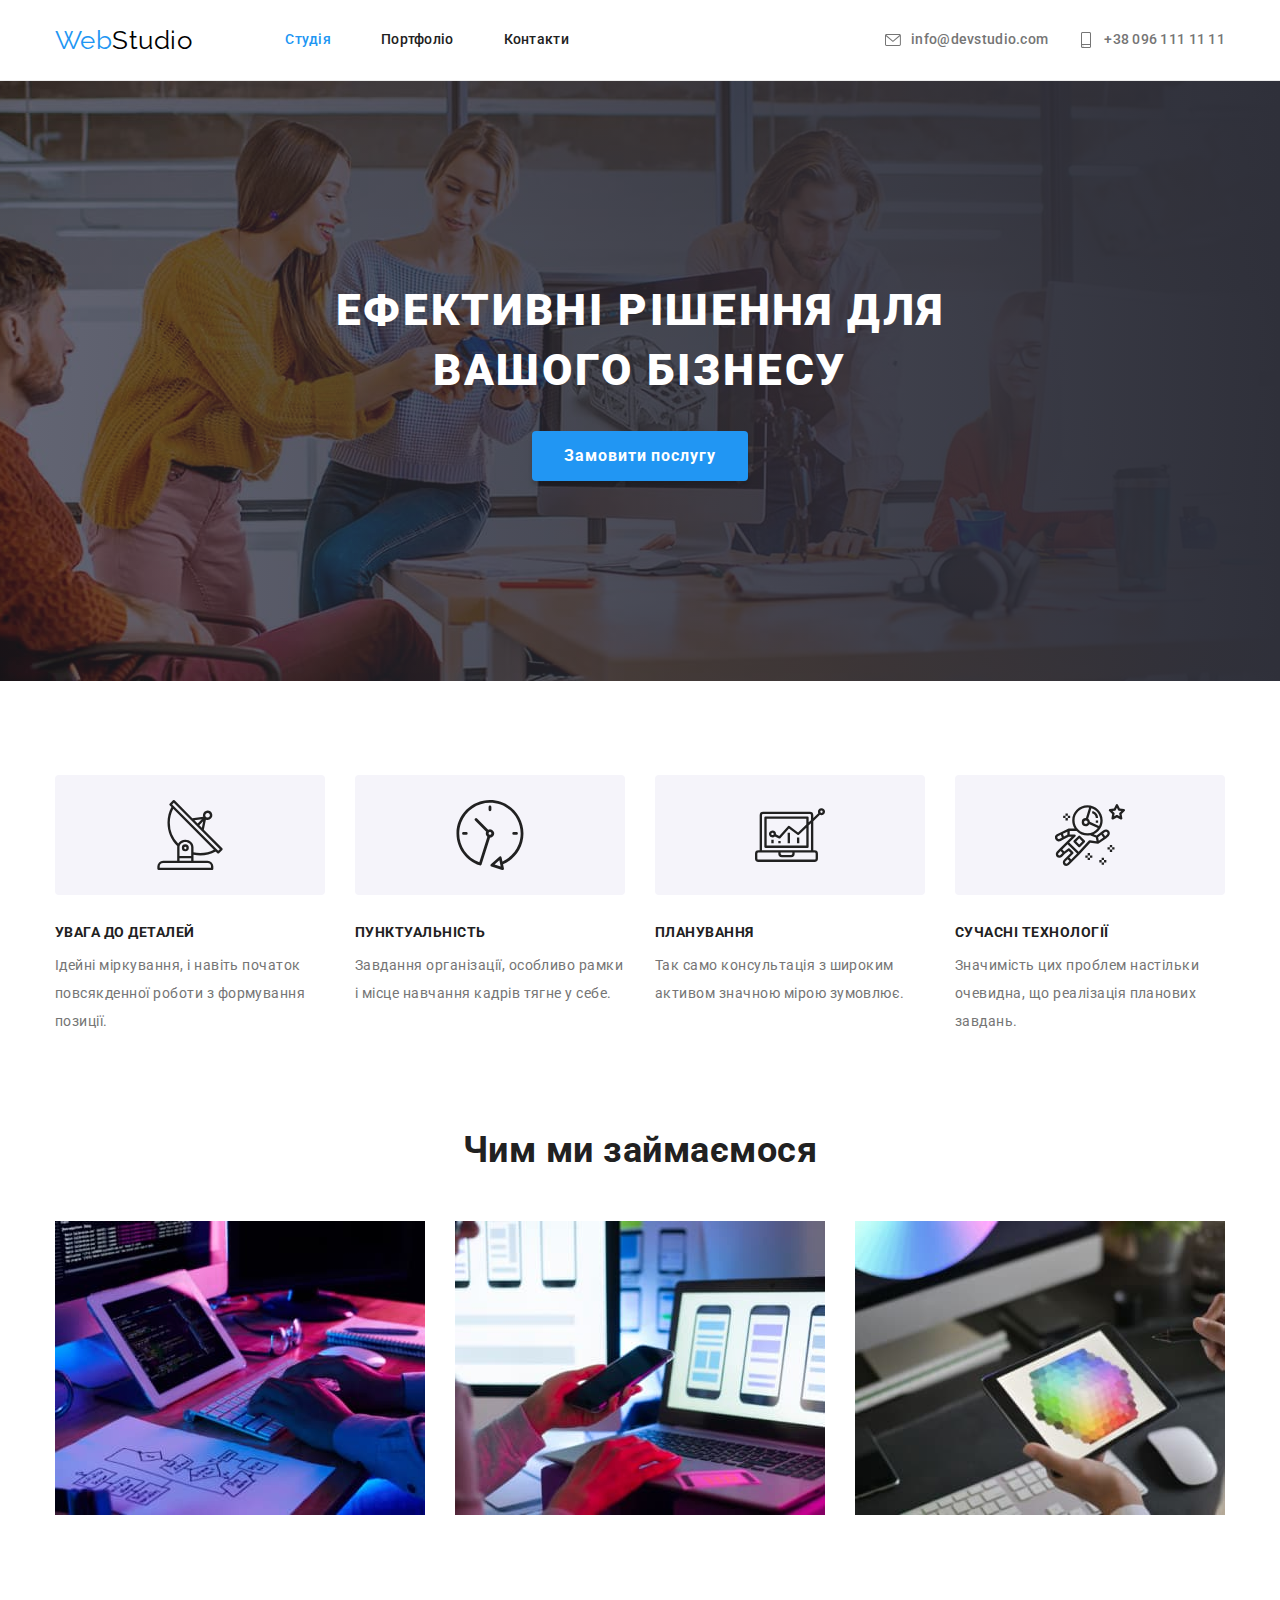
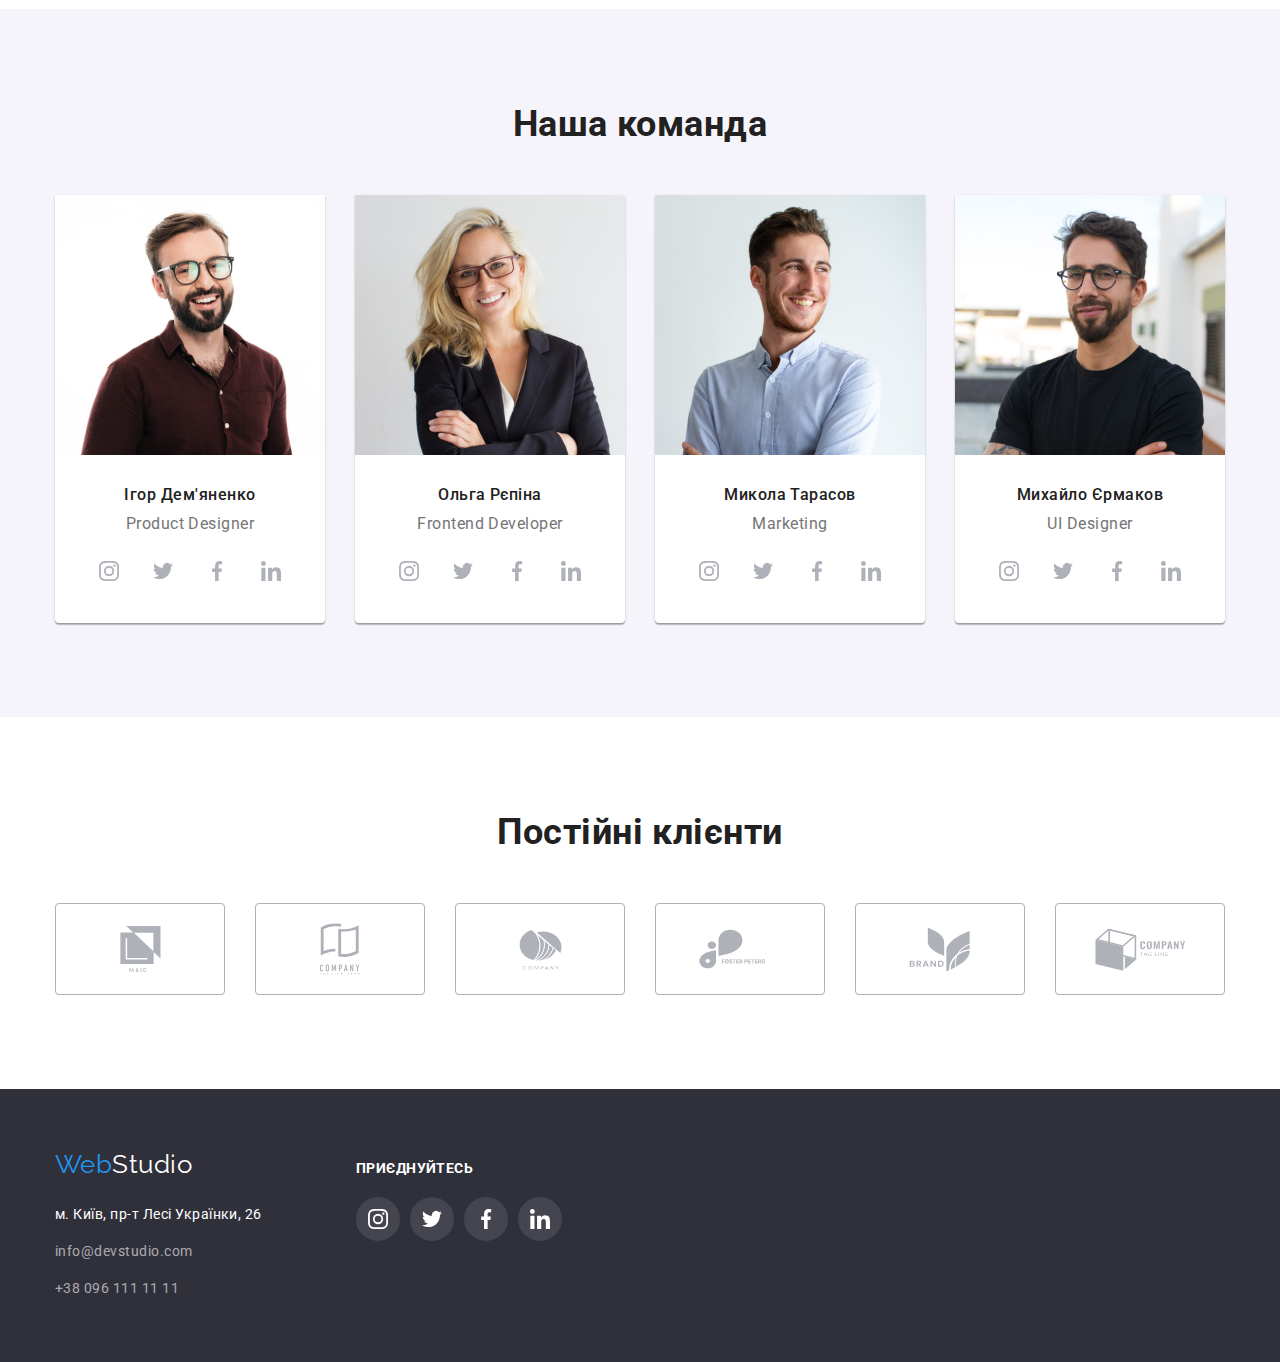
<file: index.html>
<!DOCTYPE html>
<html lang="uk">
<head>
    <meta charset="UTF-8">
    <meta http-equiv="X-UA-Compatible" content="IE=edge">
    <meta name="viewport" content="width=device-width, initial-scale=1.0">
    <title>Studio</title>
    <link href="https://fonts.googleapis.com/css2?family=Raleway:wght@700&family=Roboto:wght@400;500;700;900&display=swap"
    rel="stylesheet">
    <link rel="stylesheet" href="https://cdnjs.cloudflare.com/ajax/libs/modern-normalize/1.1.0/modern-normalize.min.css">
    <link rel="stylesheet" href="./css/styles.css" >
</head>
<body>
    <!--шапка-->
    <header class="page-header">
        <div class="container header">
        <nav class="main-nav">
        <a href="./index.html" lang="en" class="link logo"><span class="logo-one">Web</span><span class="logo-two">Studio</span></a>

        <ul class="list header">
            <li class="item"><a href="./index.html" class="link linknav current">Студія</a></li>
            <li class="item"><a href="./portfolio.html" class="link linknav">Портфоліо</a></li>
            <li class="item"><a href="" class="link linknav">Контакти</a></li>
        </ul>
        </nav>
        <ul class="list nav">
            <li class="item">
                 <a href="mailto:info@devstudio.com" class="addressnav">
                    <svg class="icon-nav" width="43" height="32">
                        <use href="./images/symbol-defs.svg#icon-envelope"></use>
                    </svg>
                    info@devstudio.com</a>
                </li>
            <li class="item">
            <a href="tel:+380961111111" class="addressnav">
                <svg class="icon-nav" width="32" height="20">
                    <use href="./images/symbol-defs.svg#icon-smartphone"></use>
                </svg>
                +38 096 111 11 11</a>
            </li>
        </ul>
    </div>
    </header>

    <main>
                   <!--герой-->
            <section class="hero">
                <div class="container hero-main">
                    <h1 class="hero-title">Ефективні рішення для <br> вашого бізнесу</h1>
                <button type="button" class="button primary">Замовити послугу</button>
            </div>
            </section>

            
            <!--особливості-->
            <section class="features">
                <div class="container">
                <h2 class="visually-hidden">Особливості</h2>
                <ul class="list qualities">
                    <li class="item">
                        <div class="icon-features">
                            <svg class="icon-qualities">
                                <use href="./images/symbol-defs.svg#icon-antenna-1"></use>
                            </svg>
                        </div>
                        <h3 class="section title">УВАГА ДО ДЕТАЛЕЙ</h3>
                        <p class="description">Ідейні міркування, і навіть початок повсякденної роботи з формування позиції.</p>
                    </li>
                    <li class="item">
                        <div class="icon-features">
                            <svg class="icon-qualities">
                                <use href="./images/symbol-defs.svg#icon-clock-1"></use>
                            </svg>
                        </div>
                        <h3 class="section title">ПУНКТУАЛЬНІСТЬ</h3>
                        <p class="description">Завдання організації, особливо рамки і місце навчання кадрів тягне у себе.</p>
                    </li>
                    <li class="item">
                        <div class="icon-features">
                            <svg class="icon-qualities">
                                <use href="./images/symbol-defs.svg#icon-diagram-1"></use>
                            </svg>
                        </div>
                        <h3 class="section title">ПЛАНУВАННЯ</h3>
                        <p class="description">Так само консультація з широким активом значною мірою зумовлює.</p>
                    </li>
                    <li class="item">
                        <div class="icon-features">
                            <svg class="icon-qualities">
                                <use href="./images/symbol-defs.svg#icon-astronaut-1"></use>
                            </svg>
                        </div>
                        <h3 class="section title">СУЧАСНІ ТЕХНОЛОГІЇ</h3>
                        <p class="description">Значимість цих проблем настільки очевидна, що реалізація планових завдань.</p>
                    </li>
                </ul>
            </div>
            </section>
            <!--чим ми займаємося-->
            <section class="jobs">
                <div class="container">
                <h2 class="section occupation">Чим ми займаємося</h2>
                <ul class="list work">
                    <li class="item">
                        <img src="./images/box1.jpg" alt="кодінг" width="370" >
                    </li>
                    <li class="item">
                        <img src="./images/box2.jpg" alt="пограмування" width="370" >
                    </li>
                    <li class="item">
                        <img src="./images/box3.jpg" alt="дизайн" width="370" >
                    </li>
                </ul>
            </div>
            </section>
        
            <!--наша команда-->
     <section class="section-comand">
        <div class="container">
        <h2 class="section occupation">Наша команда</h2>
        <ul class="list comand">
            <li class="item">
                <img src="./images/card1.jpg" alt="Ігор Дем'яненко" width="270" >
                <div class="comand-text">
                    <h3 class="section names">Ігор Дем'яненко</h3>
                    <p lang="en" class="people">Product Designer</p>
                <ul class="list icon-list">
                    <li class="item">
                        <a href="#" class="comand-link" aria-label="instagram icon">
                        <svg class="icon-comand" width="20" height="20">
                            <use href="./images/symbol-defs.svg#icon-instagram-2"></use>
                        </svg>
                        </a>
                    </li>
                    <li class="item">
                        <a href="#" class="comand-link" aria-label="twitter icon">
                        <svg class="icon-comand" width="20" height="20">
                            <use href="./images/symbol-defs.svg#icon-twitter-1"></use>
                        </svg>
                        </a>
                    </li>
                    <li class="item">
                        <a href="#" class="comand-link" aria-label="facebook icon">
                        <svg class="icon-comand" width="20" height="20">
                            <use href="./images/symbol-defs.svg#icon-facebook-1"></use>
                        </svg>
                        </a>
                    </li>
                    <li class="item">
                        <a href="#" class="comand-link" aria-label="linkedin icon">
                        <svg class="icon-comand" width="20" height="20">
                            <use href="./images/symbol-defs.svg#icon-linkedin-1"></use>
                        </svg>
                        </a>
                    </li>
                </ul>
            </div>
            </li>
            <li class="item">
                <img src="./images/card2.jpg" alt="Ольга Рєпіна" width="270" >
                <div class="comand-text">
                <h3 class="section names">Ольга Рєпіна</h3>
                <p lang="en" class="people">Frontend Developer</p>
                <ul class="list icon-list">
                    <li class="item">
                        <a href="#" class="comand-link" aria-label="instagram icon">
                        <svg class="icon-comand" width="20" height="20">
                            <use href="./images/symbol-defs.svg#icon-instagram-2"></use>
                        </svg>
                        </a>
                    </li>
                    <li class="item">
                        <a href="#" class="comand-link" aria-label="twitter icon">
                        <svg class="icon-comand" width="20" height="20">
                            <use href="./images/symbol-defs.svg#icon-twitter-1"></use>
                        </svg>
                        </a>
                    </li>
                    <li class="item">
                        <a href="#" class="comand-link" aria-label="facebook icon">
                        <svg class="icon-comand" width="20" height="20">
                            <use href="./images/symbol-defs.svg#icon-facebook-1"></use>
                        </svg>
                        </a>
                    </li>
                    <li class="item">
                        <a href="#" class="comand-link" aria-label="linkedin icon">
                        <svg class="icon-comand" width="20" height="20">
                            <use href="./images/symbol-defs.svg#icon-linkedin-1"></use>
                        </svg>
                        </a>
                    </li>
                </ul>
                </div>
            </li>
            <li class="item">
                <img src="./images/card3.jpg" alt="Микола Тарасов" width="270" >
                <div class="comand-text">
                <h3 class="section names">Микола Тарасов</h3>
                <p lang="en" class="people">Marketing</p>
                <ul class="list icon-list">
                    <li class="item">
                        <a href="#" class="comand-link" aria-label="instagram icon">
                        <svg class="icon-comand" width="20" height="20">
                            <use href="./images/symbol-defs.svg#icon-instagram-2"></use>
                        </svg>
                        </a>
                    </li>
                    <li class="item">
                        <a href="#" class="comand-link" aria-label="twitter icon">
                        <svg class="icon-comand" width="20" height="20">
                            <use href="./images/symbol-defs.svg#icon-twitter-1"></use>
                        </svg>
                        </a>
                    </li>
                    <li class="item">
                        <a href="#" class="comand-link" aria-label="facebook icon">
                        <svg class="icon-comand" width="20" height="20">
                            <use href="./images/symbol-defs.svg#icon-facebook-1"></use>
                        </svg>
                        </a>
                    </li>
                    <li class="item">
                        <a href="#" class="comand-link" aria-label="linkedin icon">
                        <svg class="icon-comand" width="20" height="20">
                            <use href="./images/symbol-defs.svg#icon-linkedin-1"></use>
                        </svg>
                        </a>
                    </li>
                </ul>
                </div>
            </li>
            <li class="item">
                <img src="./images/card4.jpg" alt="Михайло Єрмаков" width="270" >
                <div class="comand-text">
                <h3 class="section names">Михайло Єрмаков</h3>
                <p lang="en" class="people">UI Designer</p>
                <ul class="list icon-list">
                    <li class="item">
                        <a href="#" class="comand-link" aria-label="instagram icon">
                        <svg class="icon-comand" width="20" height="20">
                            <use href="./images/symbol-defs.svg#icon-instagram-2"></use>
                        </svg>
                        </a>
                    </li>
                    <li class="item">
                        <a href="#" class="comand-link" aria-label="twitter icon">
                        <svg class="icon-comand" width="20" height="20">
                            <use href="./images/symbol-defs.svg#icon-twitter-1"></use>
                        </svg>
                        </a>
                    </li>
                    <li class="item">
                        <a href="#" class="comand-link" aria-label="facebook icon">
                        <svg class="icon-comand" width="20" height="20">
                            <use href="./images/symbol-defs.svg#icon-facebook-1"></use>
                        </svg>
                        </a>
                    </li>
                    <li class="item">
                        <a href="#" class="comand-link" aria-label="linkedin icon">
                        <svg class="icon-comand" width="20" height="20">
                            <use href="./images/symbol-defs.svg#icon-linkedin-1"></use>
                        </svg>
                        </a>
                    </li>
                </ul>
                </div>
            </li>
        </ul>
        </div>
    </section>
   <!--секція постійні клієнти-->
   <section class="section-clients">
    <div class="container">
 <h2 class="section clients">Постійні клієнти</h2>
 <ul class="list client">
    <li class="item">
        <a href="#" class="clients-link" aria-label="ya and co company">
            <svg class="a-icon" width="41" height="46">
                <use href="./images/symbol-defs.svg#icon-group-6"></use>
            </svg>
        </a>
    </li>
    <li class="item">
        <a href="#" class="clients-link"  aria-label="ya and co company">
            <svg class="a-icon" width="40" height="52">
                <use href="./images/symbol-defs.svg#icon-group-3"></use>
            </svg>
        </a>
    </li>
    <li class="item">
        <a href="#" class="clients-link" aria-label="company tagline here">
            <svg class="a-icon" width="43" height="41">
                <use href="./images/symbol-defs.svg#icon-group-4"></use>
            </svg>
        </a>
    </li>
    <li class="item">
        <a href="#" class="clients-link" aria-label="company">
            <svg class="a-icon" width="84" height="40">
                <use href="./images/symbol-defs.svg#icon-group-7"></use>
            </svg>
        </a>
    </li>
    <li class="item">
        <a href="#" class="clients-link" aria-label="brand company">
            <svg class="a-icon" width="62" height="45">
                <use href="./images/symbol-defs.svg#icon-group-5"></use>
            </svg>
        </a>
    </li>
    <li class="item">
        <a href="#" class="clients-link" aria-label="company tag line">
            <svg class="a-icon" width="93" height="43">
                <use href="./images/symbol-defs.svg#icon-Object"></use>
            </svg>
        </a>
    </li>
 </ul>
</div>
</section>    

    </main>
    <!--футер-->
     <footer class="page-footer">
        <div class="container main-footer">
            <div class="footer">    
            <a href="./index.html" lang="en" class="link logo"><span class="logo-one">Web</span><span class="logo-three">Studio</span></a>
            <address class="address">
            <p class="addressfooter">м. Київ, пр-т Лесі Українки, 26</p>
        <ul class="list final">
            <li class="item">
            <a href="mailto:info@devstudio.com" class="linkfooter">info@devstudio.com</a><br>
            </li>
            <li class="item">
            <a href="tel:+380961111111" class="linkfooter">+38 096 111 11 11</a>
            </li>
        </ul>
        </address>
       </div>
        <div class="footer-secondary">         
            <strong class="footer-attention">ПРИЄДНУЙТЕСЬ</strong>
            <ul class="list icon-list">
            <li class="item">
                <a href="#" class="icon-footer-link" aria-label="instagram icon">
                <svg class="icon-footer">
                    <use href="./images/symbol-defs.svg#icon-instagram-2"></use>
                </svg>
                </a>
            </li>
            <li class="item">
                <a href="#" class="icon-footer-link" aria-label="twitter icon">
                <svg class="icon-footer">
                    <use href="./images/symbol-defs.svg#icon-twitter-1"></use>
                </svg>
                </a>
            </li>
            <li class="item">
                <a href="#" class="icon-footer-link" aria-label="facebook icon">
                <svg class="icon-footer">
                    <use href="./images/symbol-defs.svg#icon-facebook-1"></use>
                </svg>
                </a>
            </li>
            <li class="item">
                <a href="#" class="icon-footer-link" aria-label="linkedin icon">
                <svg class="icon-footer">
                    <use href="./images/symbol-defs.svg#icon-linkedin-1"></use>
                </svg>
                </a>
            </li>
        </ul>
        </div> 
      </div>
    </footer>
</body>
</html>
</file>
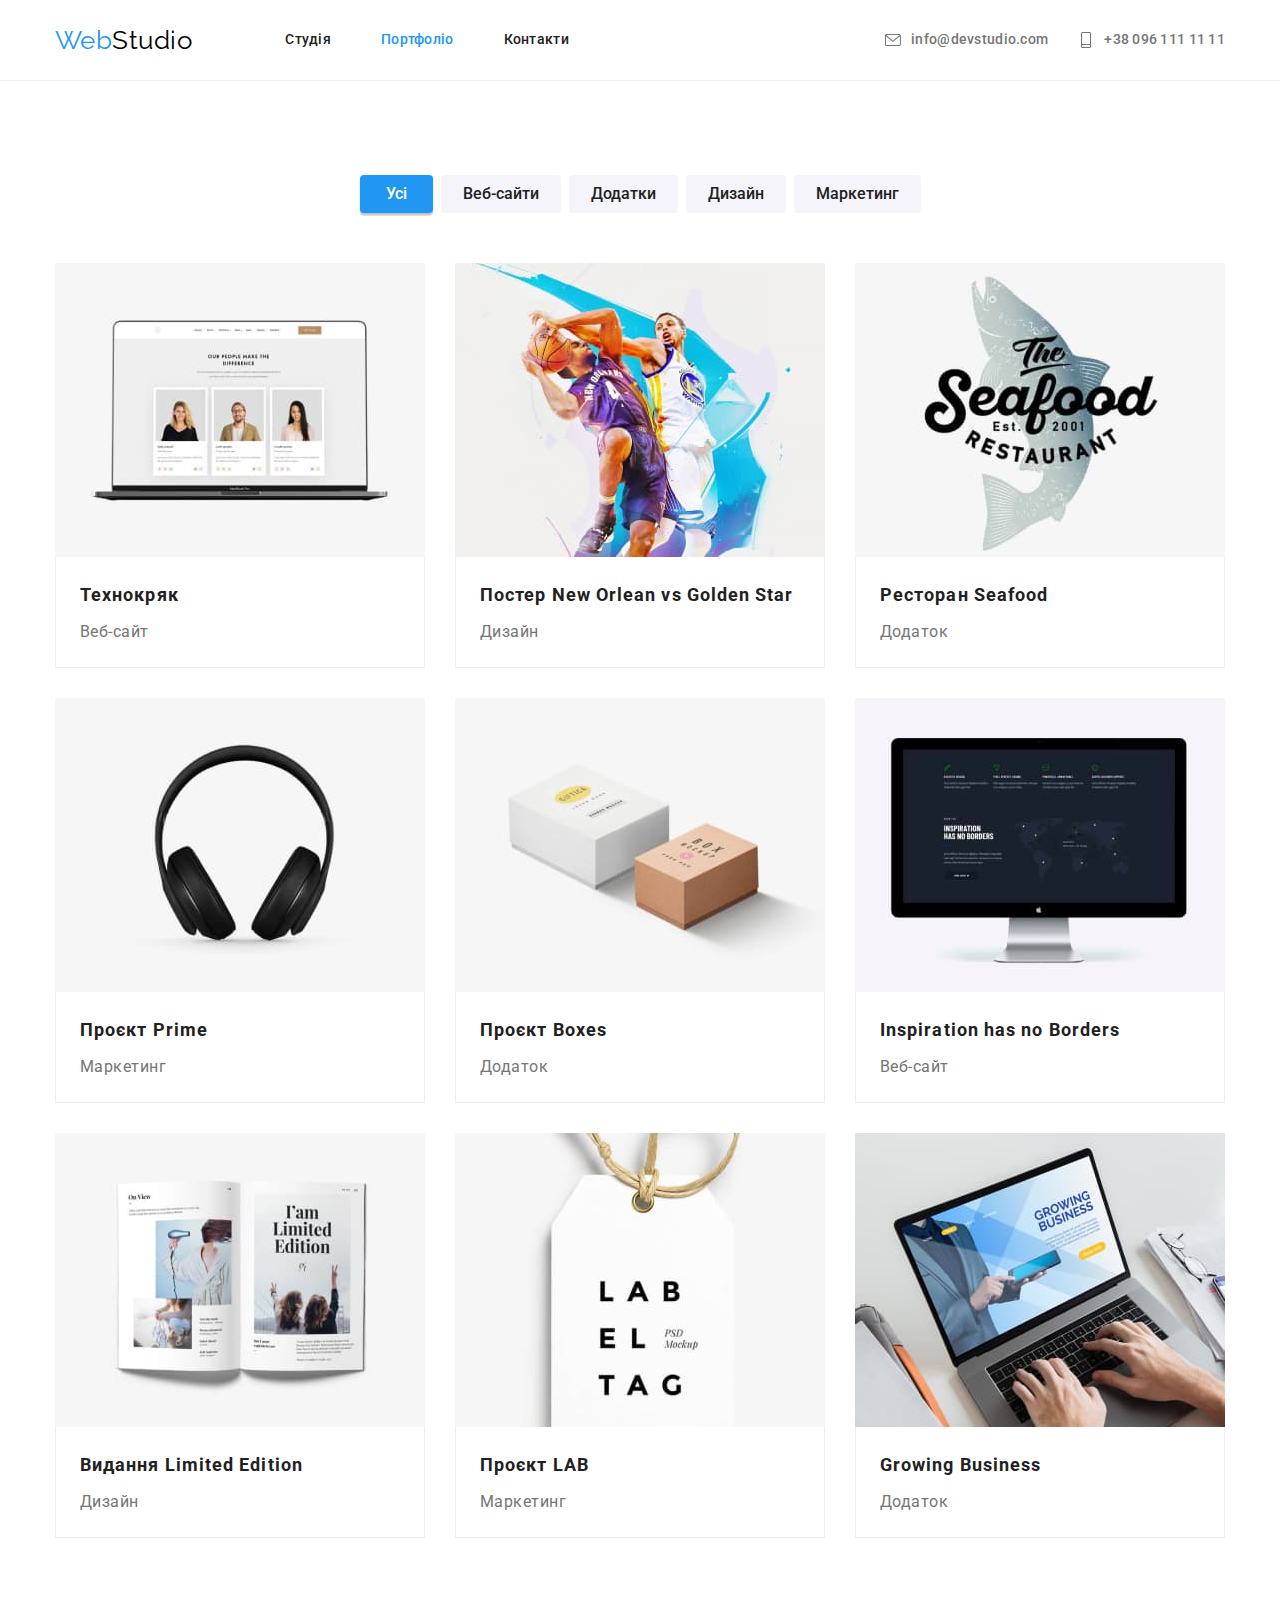
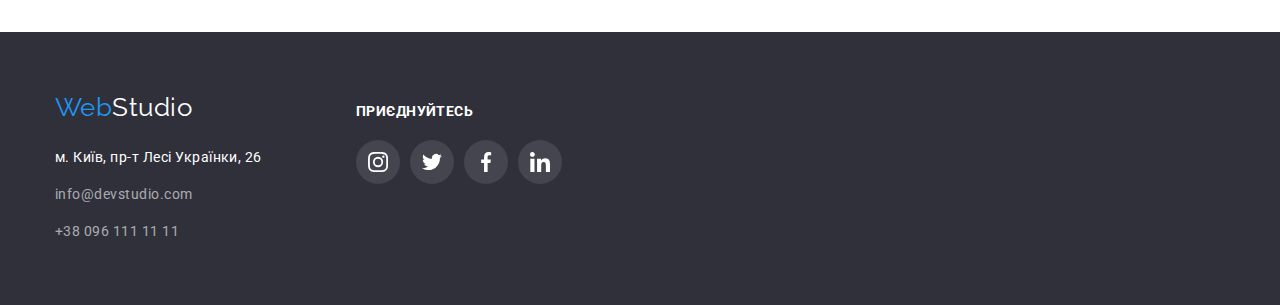
<file: portfolio.html>
<!DOCTYPE html>
<html lang="uk">

<head>
    <meta charset="UTF-8">
    <meta http-equiv="X-UA-Compatible" content="IE=edge">
    <meta name="viewport" content="width=device-width, initial-scale=1.0">
    <title>Portfolio</title>
    <link href="https://fonts.googleapis.com/css2?family=Raleway:wght@700&family=Roboto:wght@400;500;700;900&display=swap"
        rel="stylesheet">
    <link rel="stylesheet" href="https://cdnjs.cloudflare.com/ajax/libs/modern-normalize/1.1.0/modern-normalize.min.css">    
    <link rel="stylesheet" href="./css/styles.css" >
</head>

<body>
    <!--шапка-->
    <header class="page-header">
        <div class="container header">
        <nav class="main-nav">
        <a href="./index.html" lang="en" class="link logo"><span class="logo-one">Web</span><span class="logo-two">Studio</span></a>

        <ul class="list header">
            <li class="item"><a href="./index.html" class="link linknav">Студія</a></li>
            <li class="item"><a href="./portfolio.html" class="link linknav current">Портфоліо</a></li>
            <li class="item"><a href="" class="link linknav">Контакти</a></li>
        </ul>
        </nav>
        <ul class="list nav">
            <li class="item">
                 <a href="mailto:info@devstudio.com" class="addressnav">
                    <svg class="icon-nav" width="43" height="32">
                        <use href="./images/symbol-defs.svg#icon-envelope"></use>
                    </svg>
                    info@devstudio.com</a>
                </li>
            <li class="item">
            <a href="tel:+380961111111" class="addressnav">
                <svg class="icon-nav" width="32" height="20">
                    <use href="./images/symbol-defs.svg#icon-smartphone"></use>
                </svg>
                +38 096 111 11 11</a>
            </li>
        </ul>
    </div>
    </header>

    <main>
<section class="projects">
    <!--Портфоліо-->
    <div class="container">
    <!--скритий заголовок секції-->
    <h1 class="visually-hidden">Портфоліо</h1>
  <ul class="button selector">
    <li class="item"><button type="button" class="button primary portfolio">Усі</button></li>
    <li class="item"><button type="button" class="button secondary portfolio">Веб-сайти</button></li>
    <li class="item"><button type="button" class="button secondary portfolio">Додатки</button></li>
    <li class="item"><button type="button" class="button secondary portfolio">Дизайн</button></li>
    <li class="item"><button type="button" class="button secondary portfolio">Маркетинг</button></li>
</ul>

  <ul class="list gallery">
    
    <li class="item">
        <a href="#" class="cardlink">
        <img src="./images/img.jpg" alt="Технокряк" width="370" height="294" >
        <div class="card-text">
        <h2 class="section-title">Технокряк</h2>
        <p class="resources">Веб-сайт</p>
    </div> 
    </a>
    </li>

    <li class="item">
        <a href="#" class="cardlink">   
        <img src="./images/img2.jpg" alt="Постер New Orlean vs Golden Star" width="370" height="294" >
        <div class="card-text">
        <h2 class="section-title">Постер <span lang="en">New Orlean vs Golden Star</span></h2>
        <p class="resources">Дизайн</p>
    </div>
        </a>

    </li>
    <li class="item">
        <a href="#" class="cardlink"> 
        <img src="./images/img3.jpg" alt="Ресторан Seafood" width="370" height="294" >
        <div class="card-text">
        <h2 class="section-title">Ресторан <span lang="en">Seafood</span></h2>
        <p class="resources">Додаток</p>
    </div>
    </a>
    </li>
    <li class="item">
        <a href="#" class="cardlink">
        <img src="./images/img4.jpg" alt="Проєкт Prime" width="370" height="294" >
        <div class="card-text">
        <h2 class="section-title">Проєкт <span lang="en">Prime</span></h2>
        <p class="resources">Маркетинг</p>
    </div>
    </a>
    </li>
    <li class="item">
        <a href="#" class="cardlink">
        <img src="./images/img5.jpg" alt="Проєкт Boxes" width="370" height="294" >
        <div class="card-text">
        <h2 class="section-title">Проєкт <span lang="en">Boxes</span></h2>
        <p class="resources">Додаток</p>
    </div>
    </a>
    </li>
    <li class="item">
        <a href="#" class="cardlink"> 
        <img src="./images/img6.jpg" alt="Inspiration has no Borders" width="370" height="294" >
        <div class="card-text">
        <h2 lang="en" class="section-title">Inspiration has no Borders</h2>
        <p class="resources">Веб-сайт</p>
    </div>
    </a>
    </li>
    <li class="item">
        <a href="#" class="cardlink">  
        <img src="./images/img7.jpg" alt="Видання Limited Edition" width="370" height="294" >
        <div class="card-text">
        <h2 class="section-title">Видання <span lang="en">Limited Edition</span></h2>
        <p class="resources">Дизайн</p>
    </div>
       </a>
    </li>
    <li class="item">
        <a href="#" class="cardlink">  
        <img src="./images/img8.jpg" alt="Проєкт LAB" width="370" height="294" >
        <div class="card-text">
        <h2 class="section-title">Проєкт <span lang="en">LAB</span></h2>
        <p class="resources">Маркетинг</p>
    </div>
        </a>
    </li>
    <li class="item">
        <a href="#" class="cardlink"> 
        <img src="./images/img9.jpg" alt="Growing Business" width="370" height="294" >
        <div class="card-text">
        <h2 lang="en" class="section-title">Growing Business</h2>
        <p class="resources">Додаток</p>
        </div>
        </a>
    </li>
  </ul>
</div>
</section>

    </main>
    <footer class="page-footer">
        <!--футер-->
        <div class="container main-footer">
            <div class="footer">    
            <a href="./index.html" lang="en" class="link logo"><span class="logo-one">Web</span><span class="logo-three">Studio</span></a>
            <address class="address">
            <p class="addressfooter">м. Київ, пр-т Лесі Українки, 26</p>
        <ul class="list final">
            <li class="item">
            <a href="mailto:info@devstudio.com" class="linkfooter">info@devstudio.com</a><br>
            </li>
            <li class="item">
            <a href="tel:+380961111111" class="linkfooter">+38 096 111 11 11</a>
            </li>
        </ul>
        </address>
       </div>
        <div class="footer-secondary">         
            <strong class="footer-attention">ПРИЄДНУЙТЕСЬ</strong>
            <ul class="list icon-list">
            <li class="item">
                <a href="#" class="icon-footer-link" aria-label="instagram icon">
                <svg class="icon-footer">
                    <use href="./images/symbol-defs.svg#icon-instagram-2"></use>
                </svg>
                </a>
            </li>
            <li class="item">
                <a href="#" class="icon-footer-link" aria-label="twitter icon">
                <svg class="icon-footer">
                    <use href="./images/symbol-defs.svg#icon-twitter-1"></use>
                </svg>
                </a>
            </li>
            <li class="item">
                <a href="#" class="icon-footer-link" aria-label="facebook icon">
                <svg class="icon-footer">
                    <use href="./images/symbol-defs.svg#icon-facebook-1"></use>
                </svg>
                </a>
            </li>
            <li class="item">
                <a href="#" class="icon-footer-link" aria-label="linkedin icon">
                <svg class="icon-footer">
                    <use href="./images/symbol-defs.svg#icon-linkedin-1"></use>
                </svg>
                </a>
            </li>
        </ul>
        </div> 
      </div>
    </footer>
</body>
        
</html>
</file>
<file: css/styles.css>
:root {
    --primary-text-color: #757575;
    --title-text-color: #212121;
    --accent-color:  #2196F3;
    --primary-white-color: #ffffff;
    --bg-color-footer-hero: #2F303A;
    --bg-color-section: #F5F4FA;
    --primary-black-color: #000000;
    --gallery-gap: 30px;
    --icon-color-primary: #AFB1B8;

}

body {
    background-color: var(--primary-white-color);
    color: var(--primary-text-color);
    font-family: Roboto, sans-serif;
    letter-spacing: 0.03em;
}
img {
    display: block;
}
.container {
    width: 1200px;
    padding-left: 15px;
    padding-right: 15px;
    margin: 0 auto;
}
h1, h2, h3, p, strong {
    margin-top: 0;
    margin-bottom: 0;
}
/*скриті заголовки*/
.visually-hidden {
    position: absolute;
    white-space: nowrap;
    width: 1px;
    height: 1px;
    overflow: hidden;
    border: 0;
    padding: 0;
    clip: rect(0 0 0 0);
    clip-path: inset(50%);
    margin: -1px;
}
.list {
    list-style: none;
    margin-bottom: 0;
    margin-top: 0;
    padding: 0;
}
.container.header {
    display: flex;
    align-items: center;
}
.page-header {
    border-bottom: 1px solid #ECECEC;      
}
.main-nav {
    display: flex;
    align-items: center;
}
.list.header {
    display: flex;
    margin-left: 93px;
}
.list.header .item:not(:last-child) {
    margin-right: 50px;
}
.list.header .link {
    display: block;
    padding-top: 32px;
    padding-bottom: 32px;
}
.list.nav {
    display: flex;
    margin-bottom: 0;
    margin-left: auto;
}
.list.nav .item:not(:last-child) {
    margin-right: 30px;
}

/*logo*/
.logo {
    margin-top: 0;
    margin-bottom: 0;

    font-family: Raleway, sans-serif;
    font-size: 26px;
    line-height: 1.19;
}
.logo>.logo-one {
    color: var(--accent-color);
    }
.logo>.logo-two {
    color: var(--primary-black-color);
        }
.logo>.logo-three {
    color: var(--primary-white-color);
       }
.link {
    text-decoration: none;
}
/*стилізація навігації*/
.linknav {
    color: var(--title-text-color);
    font-weight: 500;
    font-size: 14px;
    line-height: 1.14;
    letter-spacing: 0.02em;
}
.linknav:hover,
.linknav:focus,
.linknav.current {
    color: var(--accent-color);
}
.addressnav {
    display: flex;
    text-align: center;
    justify-content: center;
    text-decoration: none;
    cursor: pointer;
    padding-top: 32px;
    padding-bottom: 32px;
    
    color: var(--primary-text-color);
    font-weight: 500;
    font-size: 14px;
    line-height: 1.14;
    letter-spacing: 0.02em;
}
.addressnav:hover,
.addressnav:focus {
    color: var(--accent-color);
}
.addressnav > .icon-nav {
    width: 16px;
    height: 16px;
    margin-right: 10px;

    fill: currentColor; 
}   
/*hero*/
.hero {
    padding-top: 200px;
    padding-bottom: 200px;
    height: 600px;
    max-width: 1600px;
    margin: 0 auto;

    background-image: linear-gradient(to right, rgba(47, 48, 58, 0.4), var(--bg-color-footer-hero)),url("../images/hero.jpg");
    background-repeat: no-repeat;
    background-position: center;
    background-size: cover;
}
.hero-main {
    text-align: center;
}
.hero-title {
     margin-bottom: 30px;

     color: var(--primary-white-color);
     font-weight: 900;
     font-size: 44px;
     line-height: 1.36;
     letter-spacing: 0.06em;
     text-transform: uppercase;
}
/*секція особливості*/
.features {
    padding-top: 94px;
    padding-bottom: 94px;
}

/*заголовок в секции Особливості features*/
.section.title {
    margin-bottom: 10px;
}
.qualities {
    display: flex;
}
.qualities > .item {
    width: 270px;

}
.qualities > .item {
    flex-basis: calc(100%-3*var(--gallery-gap)/ 4);   
}
.qualities > .item:not(:nth-last-child(-n+1)) {
    margin-right: var(--gallery-gap);
}
.icon-features {
    display: flex;
    text-align: center;
    justify-content: center;
    
    height: 120px;
    margin-bottom: 30px;
    border-radius: 4px;
    background-color: var(--bg-color-section);
}
.icon-qualities {
    margin: auto;
    width: 70px;
    height: 70px;

    fill: var(--title-text-color);
}
.icon-qualities:hover,  
.icon-qualities:focus {
    fill: var(--accent-color);
}

/*секція чим ми займаємося jobs*/
.jobs {
    padding-top: 0;
    padding-bottom: 94px;
}
.section {
    color: var(--title-text-color);
}
/*заголовок секції jobs чим ми займаємося*/
.occupation {
    margin-bottom: 50px;
    
    font-size: 36px;
    line-height: 1.17;
    text-align: center;
}
.work {
    display: flex;
    flex-wrap: wrap;
}
.work > .item {
    flex-basis: calc(100%-2*var(--gallery-gap)/ 3);   
}
.work > .item:not(:nth-last-child(-n+1)) {
    margin-right: var(--gallery-gap);
}

/*секція наша команда*/
.section-comand {
    padding-top: 94px;
    padding-bottom: 94px;

    background-color: var(--bg-color-section);
}
.comand {
    display: flex;
    flex-wrap: wrap;
}
.comand > .item {
    flex-basis: calc(100%-3*var(--gallery-gap)/4);  
    box-shadow: 0px 1px 3px rgba(0, 0, 0, 0.12), 0px 1px 1px rgba(0, 0, 0, 0.14), 
    0px 2px 1px rgba(0, 0, 0, 0.2);
    border-radius: 0px 0px 4px 4px;
    background-color: var(--primary-white-color);
}
.comand > .item:not(:nth-last-child(-n+1)){
    margin-right: var(--gallery-gap);
}
.comand-text {
    padding: 30px 32px;
    text-align: center;    
}
.names {
    margin-bottom: 10px;

    font-weight: 500;
    font-size: 16px;
    line-height: 1.19;
}
.people {
    margin-bottom: 16px;
    
    font-size: 16px;
    line-height: 1.19;
}
.comand-link {
    display: flex;
    justify-content: center;
    align-items: center;
    width: 44px;
    height: 44px;

    cursor: pointer;

    border-radius: 50%;
    color: var(--icon-color-primary);    
    background-color:  var(--primary-white-color);
}
.comand-link:hover,
.comand-link:focus {
    background-color: var(--accent-color);
    color: var(--primary-white-color);      
}
.icon-comand {
    background-color: transparent;

    fill: currentColor;    
}
.icon-comand:hover,
.icon-comand:focus {
    fill: currentColor;
}
/*секція постійні клієнти*/
.section-clients {
    padding-top: 94px;
    padding-bottom: 94px;
   
}
/*заголовок секції постійні клієнти*/
.clients {
    margin-bottom: 50px;
    
    font-size: 36px;
    line-height: 1.17;
    text-align: center;
}
.client {
    display: flex;
    
}
.client >.item {
   flex-basis: calc(100%-5*var(--gallery-gap)/ 6);      
}
.client > .item:not(:nth-last-child(-n+1)) {
    margin-right: var(--gallery-gap);
}
/*посилання у секції постійні клієнти*/
.clients-link {
   display: flex;
   align-items: center;
   justify-content: center;
   width: 170px;
   height: 92px;
   border-radius: 4px; 
   cursor: pointer;

   border: 1px solid var(--icon-color-primary);
   background-color: var(--primary-white-color);
   color: var(--icon-color-primary);
}
.clients-link:hover,
.clients-link:focus {
    border-color: var(--accent-color);
    background-color: var(--primary-white-color);
    color: var(--accent-color);
}
/*іконка у секції постійні клієнти*/
.a-icon {
    background-position: center;

    fill: currentColor;    
}

/*секція кнопок у потрфоліо*/
.selector {
    margin-top: 0;
    margin-bottom: 50px;
    padding-left: 0;
    display: flex;
    justify-content: center;
}
.selector >.item:not(:last-child) {
    margin-right: 8px;
}
.selector >.item:hover,
.selector >.item:focus {
    box-shadow: 0px 3px 1px rgba(0, 0, 0, 0.1), 0px 1px 2px rgba(0, 0, 0, 0.08), 0px 2px 2px rgba(0, 0, 0, 0.12);
}
/*секція projects портфоліо*/
.projects {
    padding-top: 94px;
    padding-bottom: 94px;  
}
.resources {
    font-size: 16px;
    line-height: 1.88;
    color: var(--primary-text-color);   
}
.section-title {
    margin-bottom: 4px;
  
    color: var(--title-text-color);
    font-size: 18px;
    line-height: 2;
    letter-spacing: 0.06em;   
}
.cardlink {
    text-decoration: none;
}
.gallery {
    display: flex;
    flex-wrap: wrap;
   
    margin-bottom: -1*var(--gallery-gap);
}
.gallery > .item {
    flex-basis: calc(100%-2*var(--gallery-gap)/ 3);    
}
.gallery > .item:not(:nth-last-child(-n+3)){
    margin-bottom: var(--gallery-gap);
}
.gallery > .item:not(:nth-child(3n+3)){
    margin-right: var(--gallery-gap);
}
.gallery > .item:hover {
    box-shadow: 0px 1px 1px rgba(0, 0, 0, 0.12), 0px 4px 4px rgba(0, 0, 0, 0.06), 1px 4px 6px rgba(0, 0, 0, 0.16);
}
/*текстовий контент в картках портфоліо*/
.card-text {
    padding: 20px 24px;
    border-bottom: 1px solid #EEEEEE;
    border-left: 1px solid #EEEEEE;
    border-right: 1px solid #EEEEEE;
}
/*футер*/
.page-footer {
    background-color: var(--bg-color-footer-hero);
    padding-top: 60px;
    padding-bottom: 60px;
}
.main-footer {
    display: flex;
    color:var(--primary-white-color);
}
.footer {
    margin-right: 70px;
}
.footer-secondary {
    width: 206px;
}
.address {
    margin-top: 20px;
    margin-bottom: 0;
    min-width: 231px;        
}
.addressfooter {    
    font-size: 14px;
    line-height: 2;
    font-style: normal;
}

.linkfooter:hover,
.linkfooter:focus {
    color: var(--accent-color);
}
.footeraddress {
    margin-top: 20px;    
}

.final > .item {
    margin-top: 9px;
    margin-bottom: 0;

}
.linkfooter {   
    display: inline-block;
    color: rgba(255, 255, 255, 0.6);
    text-decoration: none;
    font-size: 14px;
    line-height: 2;
    font-style: normal;
}
.footer-attention {
    display: inline-block;
    margin-bottom: 20px;
    margin-top: 12px;
     
    font-size: 14px;
    line-height: 1.14;
    letter-spacing: 0.03em;
    text-transform: uppercase;
}
/*іконки у футері*/
.icon-list {
    display: flex;
}
.icon-list >.item:not(:last-child){
    margin-right: 10px;
}
.icon-footer-link {
    display: flex;
    justify-content: center;
    align-items: center;
    width: 44px;
    height: 44px;
    padding: 0;

    border-radius: 50%;
    color: var(--primary-white-color);    
    background-color:  rgba(255, 255, 255, 0.1);
}
.icon-footer-link:hover,
.icon-footer-link:focus {
    background-color: var(--accent-color);
}
.icon-footer {
    width: 20px;
    height: 20px;
 
    background-color: transparent;
    fill: currentColor;    
}

/*особливості*/
.title {
    font-size: 14px;
    line-height: 1.14;
    text-transform: uppercase;
}
/*абзац в секции особенности*/
.description {
    font-size: 14px;
    line-height: 2;   
}

/*Кнопки*/
.button {
    font-weight: 500;
    font-size: 16px;
    line-height: 1.62;
    border: transparent;
    border-radius: 4px;
    cursor: pointer;
    list-style: none;

}
.button.primary {
    background-color: var(--accent-color);
    color: var(--primary-white-color);
    

}
.button.secondary {
    background-color: var(--bg-color-section);
    color: var(--title-text-color);
}
.button.secondary:hover {
    background-color: var(--accent-color);
    color: var(--primary-white-color);
}
.hero-main > .button.primary {
    padding: 10px 32px;
    min-width: 216px;
    text-align: center;
    box-shadow: 0px 4px 4px rgba(0, 0, 0, 0.15);
    border-radius: 4px;
    
    font-weight: 700;
    line-height: 1.88;
    letter-spacing: 0.06em;
}

.button.portfolio {
    padding: 6px 22px;
    min-width: 73px;
    text-align: center;
}
.primary.portfolio {
    box-shadow: 0px 3px 1px rgba(0, 0, 0, 0.1), 0px 1px 2px rgba(0, 0, 0, 0.08), 0px 2px 2px rgba(0, 0, 0, 0.12);
}
</file>
